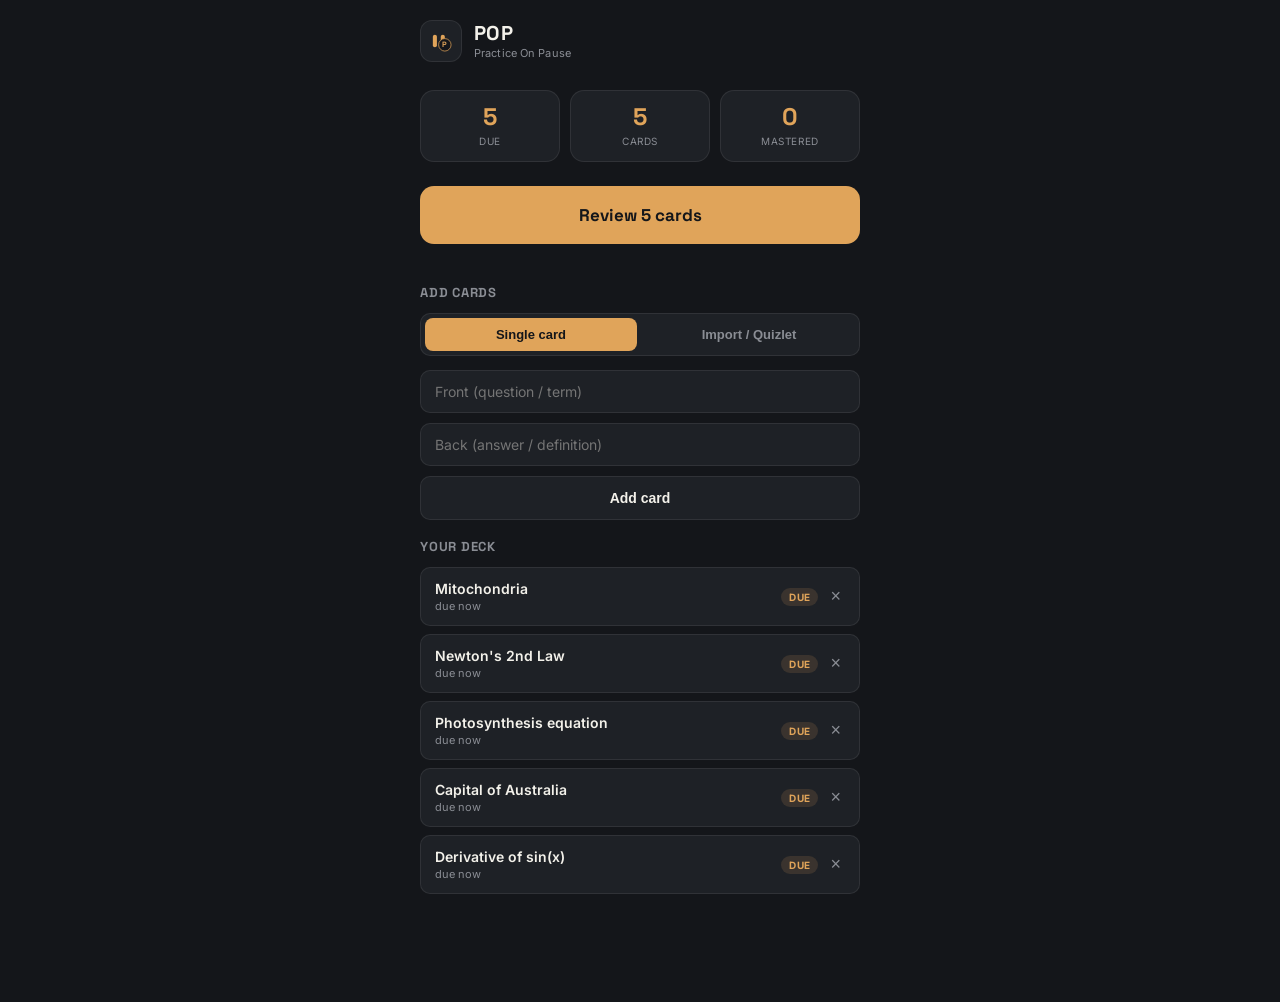
<file: web/index.html>
<!DOCTYPE html>
<html lang="en">
<head>
<meta charset="UTF-8" />
<meta name="viewport" content="width=device-width, initial-scale=1, viewport-fit=cover" />
<title>POP — Practice On Pause</title>
<meta name="description" content="Spaced-repetition flashcards for whenever you've got a spare minute." />
<link rel="manifest" href="manifest.webmanifest" />
<link rel="icon" href="icons/icon-192.png" />
<link rel="apple-touch-icon" href="icons/icon-192.png" />
<meta name="apple-mobile-web-app-capable" content="yes" />
<meta name="apple-mobile-web-app-status-bar-style" content="black-translucent" />
<meta name="theme-color" content="#14161a" />
<link rel="preconnect" href="https://fonts.googleapis.com" />
<link rel="preconnect" href="https://fonts.gstatic.com" crossorigin />
<link href="https://fonts.googleapis.com/css2?family=Space+Grotesk:wght@500;700&family=Inter:wght@400;500;600;700&display=swap" rel="stylesheet" />
<link rel="stylesheet" href="styles.css" />
</head>
<body>

<div id="app">

  <!-- ================= HOME VIEW ================= -->
  <div id="home-view">

    <div class="brand">
      <div class="brand-mark">
        <svg viewBox="0 0 100 100" xmlns="http://www.w3.org/2000/svg">
          <rect x="16" y="24" width="17" height="52" rx="8.5" fill="#e0a45a"/>
          <rect x="49" y="24" width="17" height="52" rx="8.5" fill="#e0a45a"/>
          <circle cx="66" cy="66" r="26" fill="#14161a" stroke="#e0a45a" stroke-width="3"/>
          <text x="66" y="76" font-family="Space Grotesk, sans-serif" font-weight="700" font-size="32" fill="#e0a45a" text-anchor="middle">P</text>
        </svg>
      </div>
      <div class="brand-text">
        <div class="display">POP</div>
        <div class="tagline">Practice On Pause</div>
      </div>
    </div>

    <div class="stats">
      <div class="stat"><div class="num" id="stat-due">0</div><div class="label">Due</div></div>
      <div class="stat"><div class="num" id="stat-total">0</div><div class="label">Cards</div></div>
      <div class="stat"><div class="num" id="stat-mastered">0</div><div class="label">Mastered</div></div>
    </div>

    <button class="cta-primary" id="start-review-btn">Review</button>
    <div class="cta-sub" id="cta-sub"></div>

    <div class="section-title">Add cards</div>
    <div class="tabs">
      <button class="tab-btn active" data-target="panel-add">Single card</button>
      <button class="tab-btn" data-target="panel-import">Import / Quizlet</button>
    </div>

    <div class="tab-panel" id="panel-add">
      <input type="text" id="front-input" placeholder="Front (question / term)" />
      <input type="text" id="back-input" placeholder="Back (answer / definition)" />
      <button class="btn-secondary" id="add-btn">Add card</button>
    </div>

    <div class="tab-panel hidden" id="panel-import">
      <div class="hint">
        From Quizlet: open your set → <b>...</b> menu → <b>Export</b> → keep
        "Tab" between term/definition and "New line" between cards → copy → paste below.
      </div>
      <textarea id="import-input" placeholder="Mitochondria&#9;Powerhouse of the cell"></textarea>
      <button class="btn-secondary" id="import-btn">Import lines</button>
    </div>

    <div class="section-title">Your deck</div>
    <div id="deck-list"></div>

  </div>

  <!-- ================= REVIEW VIEW ================= -->
  <div id="review-view">
    <div class="review-header">
      <button class="exit-btn" id="exit-review-btn">Close</button>
      <div class="progress-track"><div class="progress-fill" id="progress-fill"></div></div>
      <div class="progress-count" id="progress-count">0/0</div>
    </div>

    <div class="review-body">
      <div class="flash-card" id="flash-card">
        <div class="flash-front" id="flash-front"></div>
        <div class="flash-back" id="flash-back"></div>
      </div>
    </div>

    <div class="review-actions" id="reveal-row">
      <button class="grade-btn reveal" id="reveal-btn">Reveal answer</button>
    </div>
    <div class="review-actions" id="grade-row" style="display:none;">
      <button class="grade-btn miss" id="miss-btn">Missed it</button>
      <button class="grade-btn hit" id="hit-btn">Got it</button>
    </div>
  </div>

</div>

<script src="app.js"></script>
</body>
</html>
</file>
<file: web/styles.css>
:root {
  --charcoal: #14161a;
  --charcoal-raised: #1e2126;
  --charcoal-line: rgba(255, 255, 255, 0.08);
  --cream: #f3f1ea;
  --muted: #8a8d94;
  --amber: #e0a45a;
  --amber-dim: rgba(224, 164, 90, 0.14);
  --green: #4caf7d;
  --slate: #3a3d44;
  --radius-lg: 20px;
  --radius-md: 14px;
  --radius-sm: 10px;
}

* { box-sizing: border-box; }

html, body {
  margin: 0;
  padding: 0;
  background: var(--charcoal);
  color: var(--cream);
  font-family: "Inter", -apple-system, BlinkMacSystemFont, sans-serif;
  -webkit-font-smoothing: antialiased;
  overscroll-behavior-y: none;
}

body {
  min-height: 100vh;
  min-height: 100dvh;
  padding-top: env(safe-area-inset-top);
  padding-bottom: env(safe-area-inset-bottom);
}

.display {
  font-family: "Space Grotesk", "Inter", sans-serif;
}

#app {
  max-width: 480px;
  margin: 0 auto;
  min-height: 100vh;
  min-height: 100dvh;
  display: flex;
  flex-direction: column;
  padding: 20px 20px 100px;
}

/* ---------- header / brand mark ---------- */

.brand {
  display: flex;
  align-items: center;
  gap: 12px;
  margin-bottom: 28px;
}

.brand-mark {
  width: 42px;
  height: 42px;
  border-radius: 12px;
  background: var(--charcoal-raised);
  border: 1px solid var(--charcoal-line);
  display: flex;
  align-items: center;
  justify-content: center;
  position: relative;
  flex-shrink: 0;
}

.brand-mark svg { width: 24px; height: 24px; }

.brand-text .display {
  font-size: 20px;
  font-weight: 700;
  letter-spacing: 0.02em;
  line-height: 1;
}

.brand-text .tagline {
  font-size: 11px;
  color: var(--muted);
  margin-top: 3px;
  letter-spacing: 0.01em;
}

/* ---------- stat row ---------- */

.stats {
  display: grid;
  grid-template-columns: repeat(3, 1fr);
  gap: 10px;
  margin-bottom: 24px;
}

.stat {
  background: var(--charcoal-raised);
  border: 1px solid var(--charcoal-line);
  border-radius: var(--radius-md);
  padding: 14px 10px;
  text-align: center;
}

.stat .num {
  font-family: "Space Grotesk", sans-serif;
  font-size: 24px;
  font-weight: 700;
  color: var(--amber);
  line-height: 1;
}

.stat .label {
  font-size: 10px;
  text-transform: uppercase;
  letter-spacing: 0.06em;
  color: var(--muted);
  margin-top: 6px;
}

/* ---------- primary CTA ---------- */

.cta-primary {
  width: 100%;
  border: none;
  border-radius: var(--radius-md);
  background: var(--amber);
  color: var(--charcoal);
  font-family: "Space Grotesk", sans-serif;
  font-weight: 700;
  font-size: 17px;
  padding: 18px;
  cursor: pointer;
  margin-bottom: 12px;
  transition: transform 0.08s ease, filter 0.15s ease;
}
.cta-primary:active { transform: scale(0.98); }
.cta-primary:disabled {
  background: var(--charcoal-raised);
  color: var(--muted);
  border: 1px solid var(--charcoal-line);
}

.cta-sub {
  text-align: center;
  font-size: 12px;
  color: var(--muted);
  margin-bottom: 28px;
}

/* ---------- section headers ---------- */

.section-title {
  font-family: "Space Grotesk", sans-serif;
  font-size: 13px;
  font-weight: 700;
  text-transform: uppercase;
  letter-spacing: 0.06em;
  color: var(--muted);
  margin: 8px 0 12px;
}

/* ---------- deck list ---------- */

.card-row {
  display: flex;
  justify-content: space-between;
  align-items: center;
  background: var(--charcoal-raised);
  border: 1px solid var(--charcoal-line);
  border-radius: var(--radius-sm);
  padding: 12px 14px;
  margin-bottom: 8px;
}

.card-row .front {
  font-size: 14px;
  font-weight: 600;
}

.card-row .meta {
  font-size: 11px;
  color: var(--muted);
  margin-top: 2px;
}

.box-pill {
  font-size: 10px;
  padding: 3px 8px;
  border-radius: 20px;
  text-transform: uppercase;
  letter-spacing: 0.04em;
  font-weight: 700;
}
.box-pill.due { background: var(--amber-dim); color: var(--amber); }
.box-pill.learning { background: rgba(255,255,255,0.06); color: var(--muted); }
.box-pill.mastered { background: rgba(76,175,125,0.14); color: var(--green); }

.remove-btn {
  background: none;
  border: none;
  color: var(--muted);
  font-size: 18px;
  cursor: pointer;
  padding: 0 4px;
  margin-left: 8px;
}
.remove-btn:hover { color: #e05a5a; }

.row-with-remove { display: flex; align-items: center; }

/* ---------- add / import ---------- */

.tabs {
  display: flex;
  gap: 6px;
  margin-bottom: 14px;
  background: var(--charcoal-raised);
  border-radius: var(--radius-sm);
  padding: 4px;
  border: 1px solid var(--charcoal-line);
}

.tab-btn {
  flex: 1;
  border: none;
  background: transparent;
  color: var(--muted);
  font-size: 13px;
  font-weight: 600;
  padding: 9px;
  border-radius: 8px;
  cursor: pointer;
}
.tab-btn.active { background: var(--amber); color: var(--charcoal); }

input[type="text"], textarea {
  width: 100%;
  background: var(--charcoal-raised);
  border: 1px solid var(--charcoal-line);
  border-radius: var(--radius-sm);
  color: var(--cream);
  padding: 12px 14px;
  font-size: 14px;
  margin-bottom: 10px;
  font-family: inherit;
}
textarea { min-height: 90px; resize: vertical; }

.hint {
  font-size: 11px;
  color: var(--muted);
  margin: -4px 0 12px;
  line-height: 1.5;
}
.hint b { color: var(--cream); }

.btn-secondary {
  width: 100%;
  border: 1px solid var(--charcoal-line);
  background: var(--charcoal-raised);
  color: var(--cream);
  font-weight: 600;
  font-size: 14px;
  padding: 13px;
  border-radius: var(--radius-sm);
  cursor: pointer;
  margin-bottom: 10px;
}

/* ---------- review screen ---------- */

#review-view {
  display: none;
  flex-direction: column;
  min-height: 100vh;
  min-height: 100dvh;
  padding: 20px 20px calc(24px + env(safe-area-inset-bottom));
  position: fixed;
  inset: 0;
  background: var(--charcoal);
  z-index: 10;
  max-width: 480px;
  margin: 0 auto;
}

.review-header {
  display: flex;
  align-items: center;
  justify-content: space-between;
  margin-bottom: 20px;
}

.exit-btn {
  background: none;
  border: none;
  color: var(--muted);
  font-size: 15px;
  cursor: pointer;
  padding: 6px;
}

.progress-track {
  flex: 1;
  height: 5px;
  background: var(--charcoal-raised);
  border-radius: 4px;
  margin: 0 14px;
  overflow: hidden;
}
.progress-fill {
  height: 100%;
  background: var(--amber);
  transition: width 0.25s ease;
}

.progress-count {
  font-size: 12px;
  color: var(--muted);
  min-width: 40px;
  text-align: right;
}

.review-body {
  flex: 1;
  display: flex;
  align-items: center;
  justify-content: center;
}

.flash-card {
  width: 100%;
  background: var(--charcoal-raised);
  border: 1px solid var(--charcoal-line);
  border-radius: var(--radius-lg);
  padding: 36px 26px;
  text-align: center;
  animation: pop-in 0.25s ease-out;
}

@keyframes pop-in {
  from { opacity: 0; transform: translateY(14px) scale(0.98); }
  to { opacity: 1; transform: translateY(0) scale(1); }
}

.flash-front {
  font-family: "Space Grotesk", sans-serif;
  font-size: 24px;
  font-weight: 700;
  line-height: 1.35;
}

.flash-back {
  margin-top: 20px;
  padding-top: 20px;
  border-top: 1px solid var(--charcoal-line);
  font-size: 16px;
  color: var(--cream);
  line-height: 1.5;
  display: none;
}

.review-actions {
  padding-top: 18px;
  display: flex;
  gap: 10px;
}

.grade-btn {
  flex: 1;
  border: none;
  border-radius: var(--radius-md);
  padding: 16px;
  font-weight: 700;
  font-size: 15px;
  cursor: pointer;
}
.grade-btn.miss { background: var(--slate); color: var(--cream); }
.grade-btn.hit { background: var(--green); color: #0b1410; }
.grade-btn.reveal { background: var(--amber); color: var(--charcoal); width: 100%; }

.empty-state {
  text-align: center;
  color: var(--muted);
  font-size: 14px;
  padding: 60px 20px;
  line-height: 1.6;
}
.empty-state .display {
  color: var(--cream);
  font-size: 18px;
  display: block;
  margin-bottom: 8px;
}

.hidden { display: none !important; }
</file>
